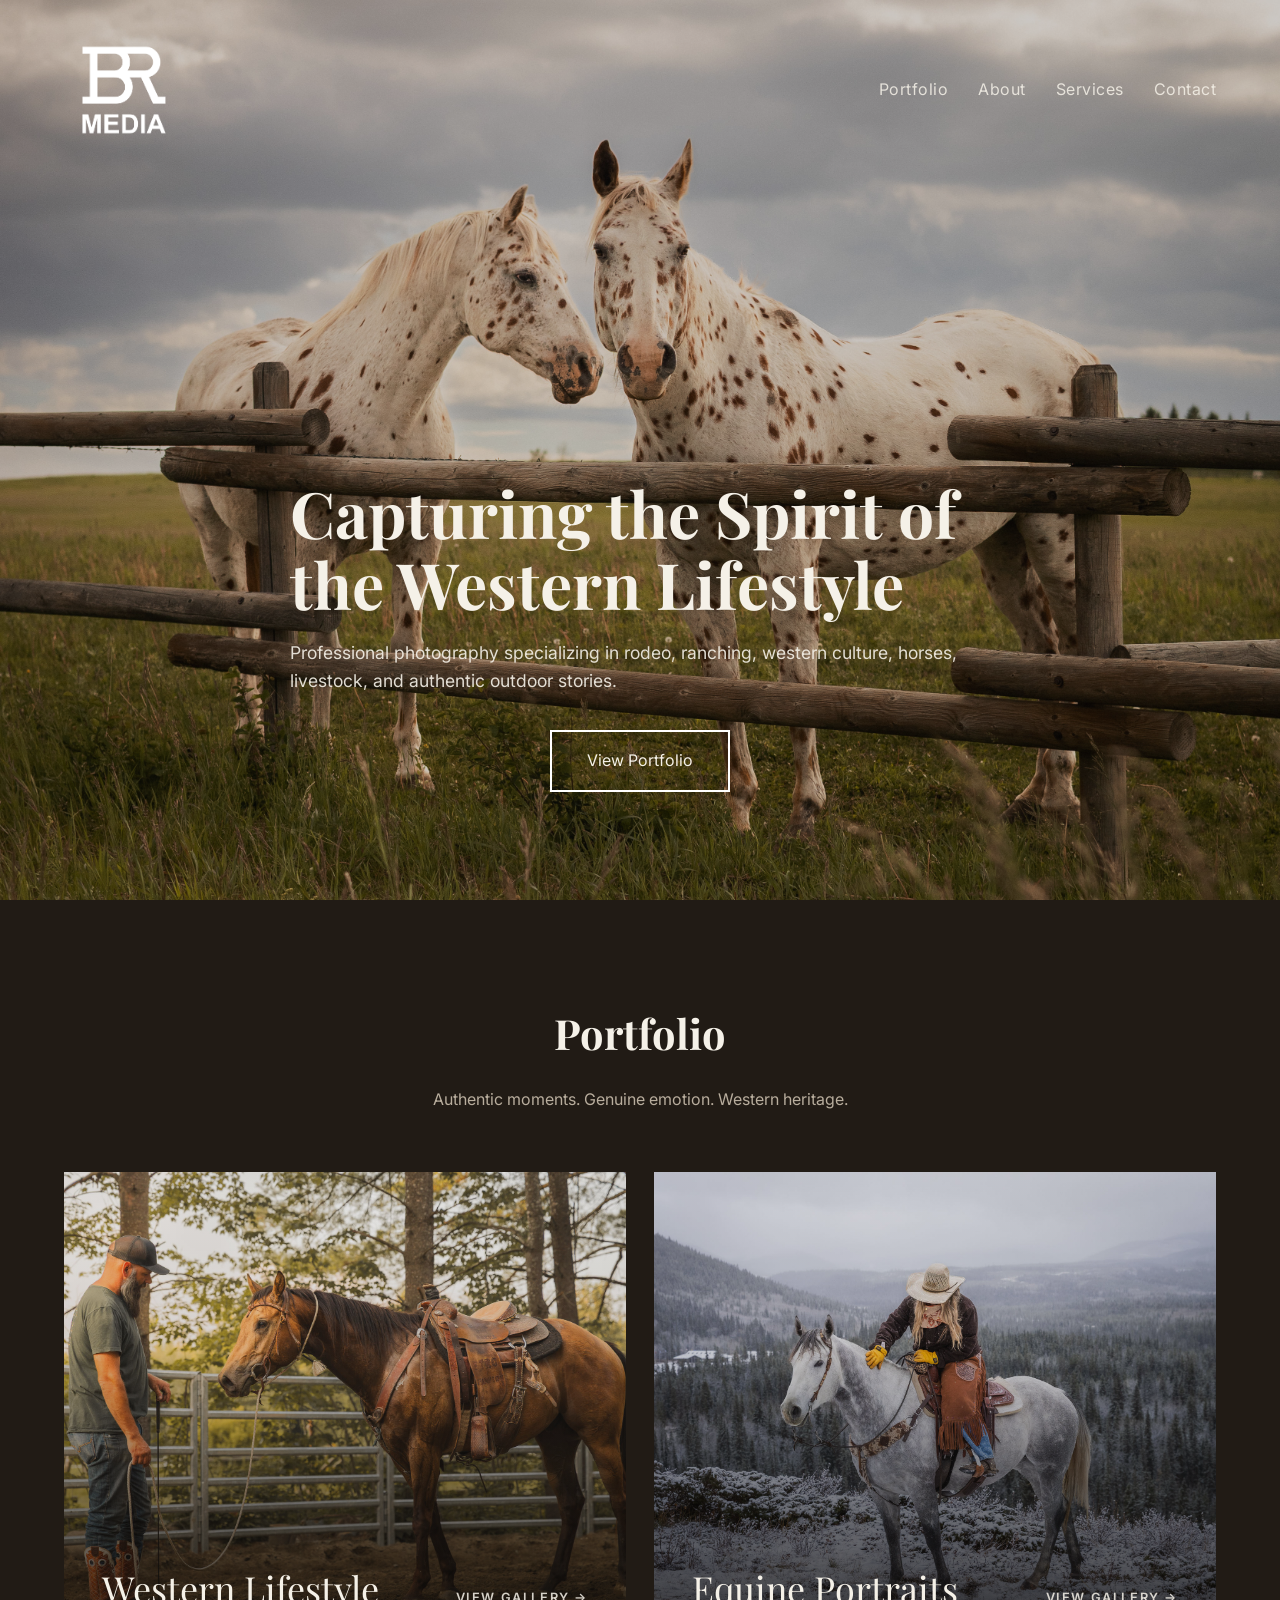
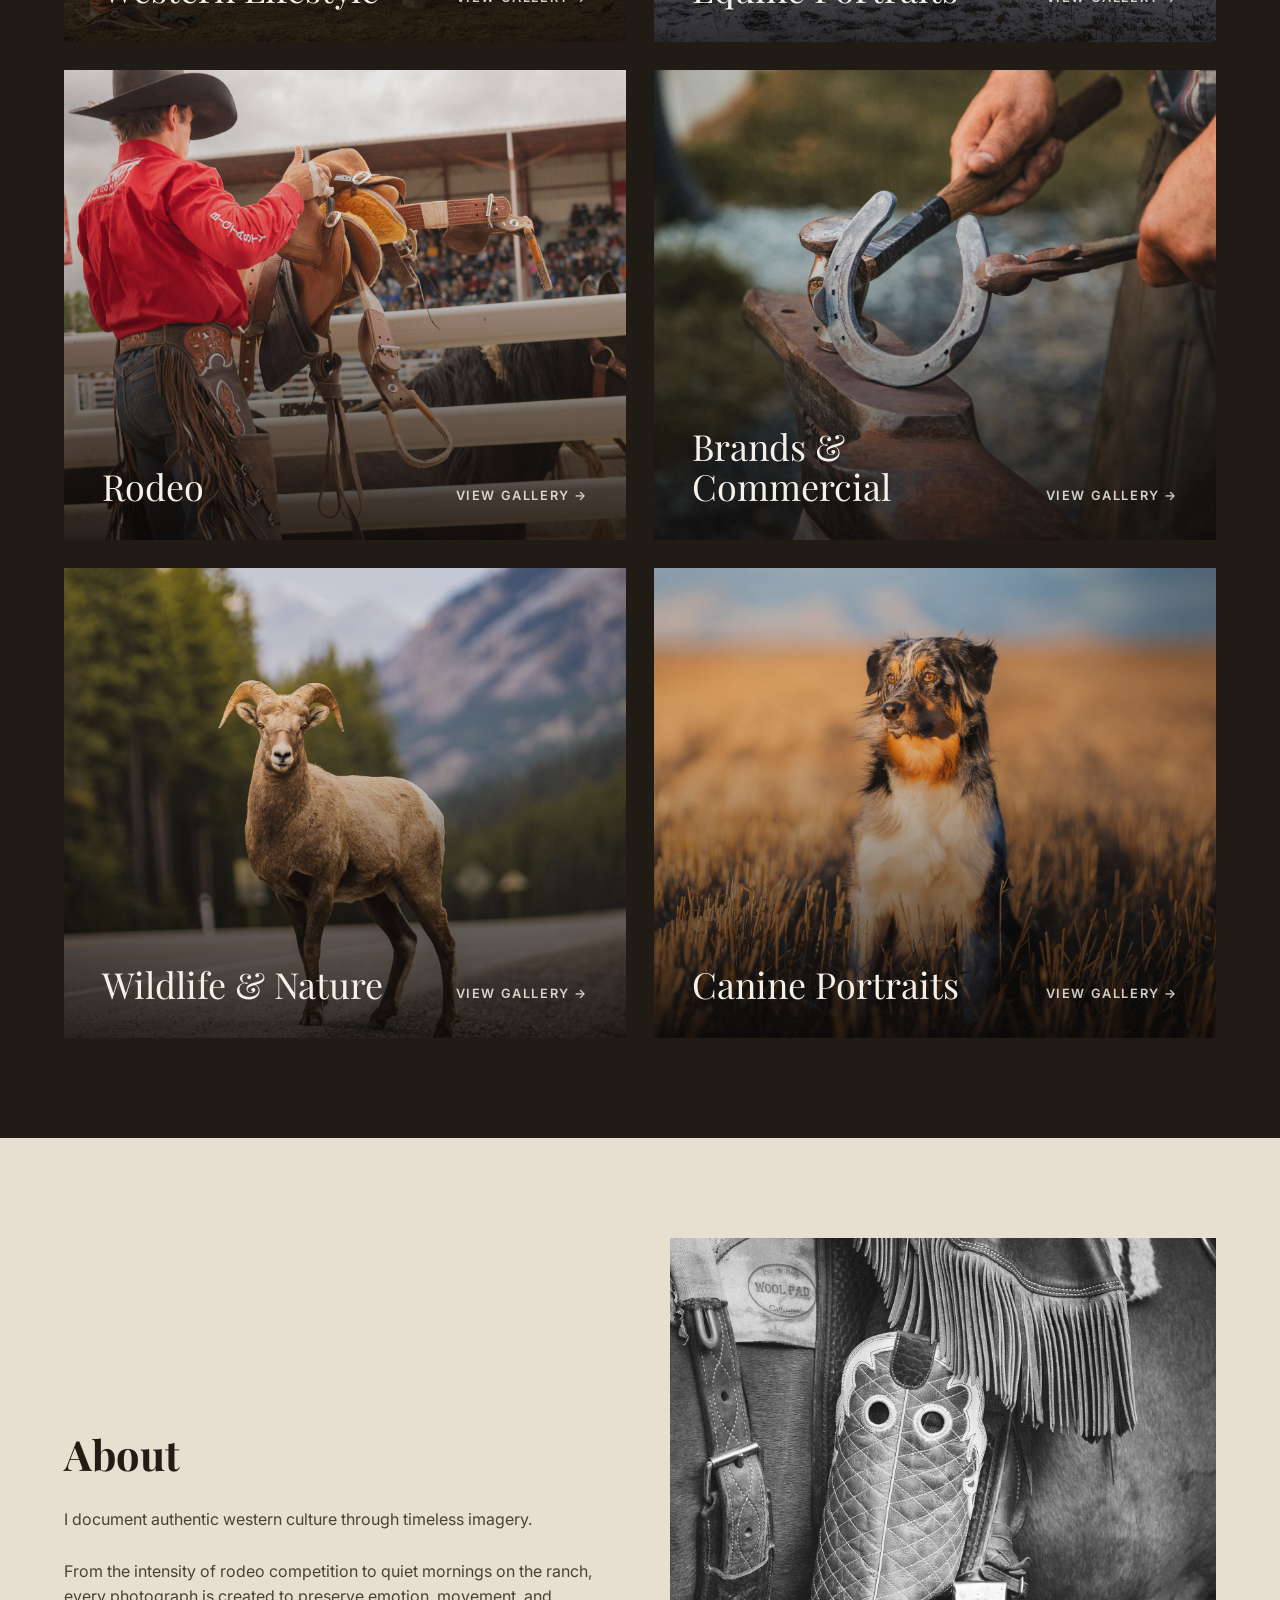
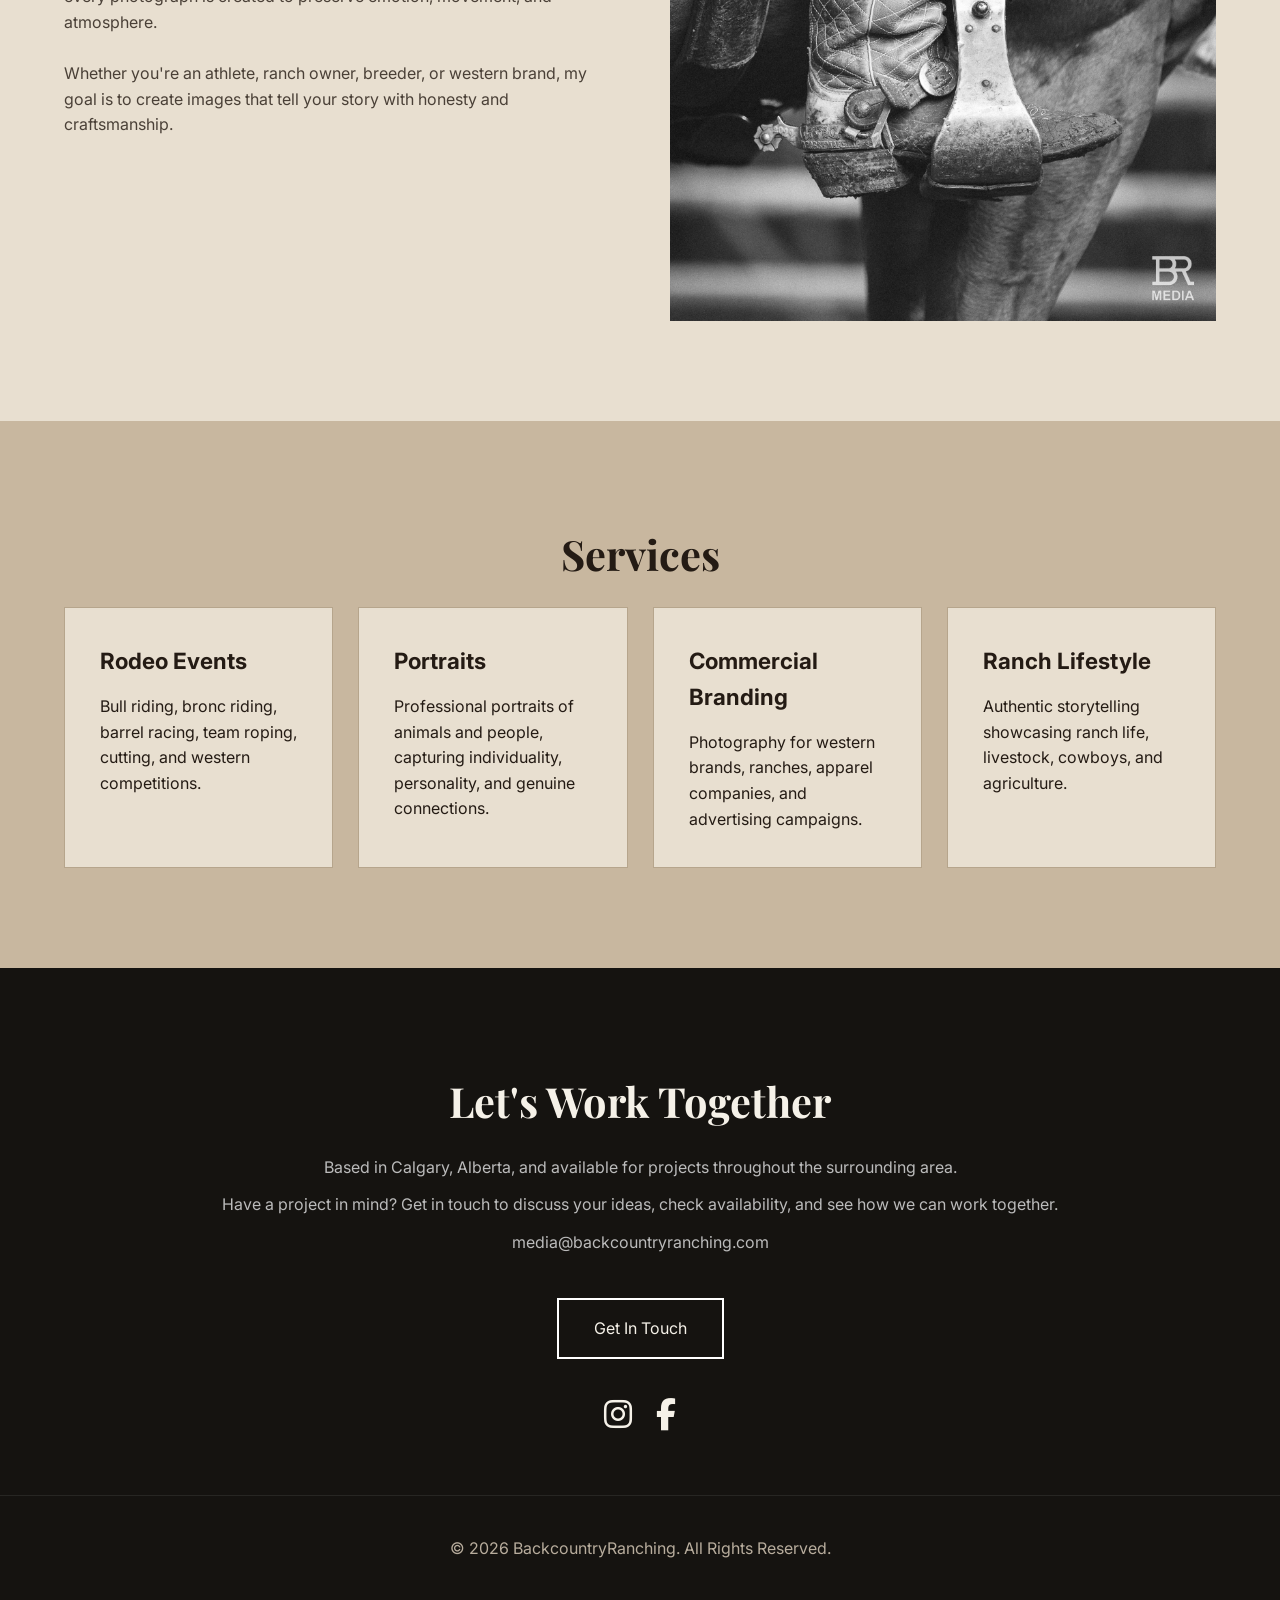
<file: index.html>
<!DOCTYPE html>
<html lang="en">
<head>
    <meta charset="UTF-8">
    <meta name="viewport" content="width=device-width, initial-scale=1.0">
    <title>Equine & Western Photographer | Backcountry Ranching Media</title>
    <meta name="description" content="Professional equine, rodeo and western lifestyle photography available throughout Canada and the United States.">
    <link rel="canonical" href="https://backcountryranching.com/">
    <meta property="og:type" content="website">
    <meta property="og:site_name" content="Backcountry Ranching Media">
    <meta property="og:title" content="Equine & Western Photographer | Backcountry Ranching Media">
    <meta property="og:description" content="Professional equine, rodeo and western lifestyle photography available throughout Canada and the United States.">
    <meta property="og:url" content="https://backcountryranching.com/">
    <meta property="og:image" content="https://backcountryranching.com/images/hero.jpg">
    <meta property="og:image:alt" content="Western horses photographed by Backcountry Ranching Media">
    <link rel="preconnect" href="https://fonts.googleapis.com">
    <link rel="preconnect" href="https://fonts.gstatic.com" crossorigin>
    <link href="https://fonts.googleapis.com/css2?family=Playfair+Display:wght@600;700&family=Inter:wght@300;400;500;600&display=swap" rel="stylesheet">
    <link rel="stylesheet" href="https://cdnjs.cloudflare.com/ajax/libs/font-awesome/6.5.2/css/all.min.css">
    <link rel="stylesheet" href="style.css">
</head>
<body id="top" data-loader-image="images/hero.jpg">

<div id="loader">
    <img src="images/BR MEDIA-transparent-white.png" alt="Backcountry Ranching Media">
</div>

<nav>
    <div class="container nav-inner">
        <div class="logo">
            <a href="#top" aria-label="Back to top">
                <img src="images/BR MEDIA-transparent-white.png" alt="Backcountry Ranching">
            </a>
        </div>
        <div class="menu" id="main-menu">
            <a href="#portfolio">Portfolio</a>
            <a href="#about">About</a>
            <a href="#services">Services</a>
            <a href="#contact">Contact</a>
        </div>
        <button class="hamburger" type="button" aria-label="Open navigation menu" aria-expanded="false" aria-controls="main-menu">
            <span></span><span></span><span></span>
        </button>
    </div>
</nav>
<div class="menu-overlay" aria-hidden="true"></div>

<header class="hero">
    <div class="container hero-content">
        <h1>Capturing the Spirit of the Western Lifestyle</h1>
        <p>Professional photography specializing in rodeo, ranching, western culture, horses, livestock, and authentic outdoor stories.</p>
        <div class="hero-button">
            <a class="btn" href="#portfolio">View Portfolio</a>
        </div>
    </div>
</header>

<section id="portfolio" class="portfolio-categories-section">
    <div class="container">
        <h2 class="section-title">Portfolio</h2>
        <p class="section-sub">Authentic moments. Genuine emotion. Western heritage.</p>

        <div class="portfolio-categories">
            <a class="portfolio-category" href="portfolio-lifestyle.html" aria-label="View the Western Lifestyle portfolio">
                    <img src="images/index-lifestyle-hero.jpg" alt="Western lifestyle photography" loading="lazy" decoding="async">
                    <span class="portfolio-category-overlay"></span>
                    <span class="portfolio-category-content">
                        <span class="portfolio-category-title">Western Lifestyle</span>
                        <span class="portfolio-category-link">View Gallery <span aria-hidden="true">→</span></span>
                    </span>
                </a>

            <a class="portfolio-category" href="portfolio-portraits.html" aria-label="View the Equine Portraits portfolio">
                <img src="images/index-portrait-hero.jpg" alt="Equine portraits photography" loading="lazy" decoding="async">
                <span class="portfolio-category-overlay"></span>
                <span class="portfolio-category-content">
                    <span class="portfolio-category-title">Equine Portraits</span>
                    <span class="portfolio-category-link">View Gallery <span aria-hidden="true">→</span></span>
                </span>
            </a>

            <a class="portfolio-category" href="portfolio-rodeo.html" aria-label="View the Rodeo portfolio">
                <img src="images/IMG_0365.jpg" alt="Rodeo photography" loading="lazy" decoding="async">
                <span class="portfolio-category-overlay"></span>
                <span class="portfolio-category-content">
                    <span class="portfolio-category-title">Rodeo</span>
                    <span class="portfolio-category-link">View Gallery <span aria-hidden="true">→</span></span>
                </span>
            </a>

            <a class="portfolio-category" href="portfolio-brands.html" aria-label="View the Brands and Commercial portfolio">
                <img src="images/IMG_0765.jpg" alt="Western brand and commercial photography" loading="lazy" decoding="async">
                <span class="portfolio-category-overlay"></span>
                <span class="portfolio-category-content">
                    <span class="portfolio-category-title">Brands &amp; Commercial</span>
                    <span class="portfolio-category-link">View Gallery <span aria-hidden="true">→</span></span>
                </span>
            </a>

            <a class="portfolio-category" href="portfolio-wildlife.html" aria-label="View the Wildlife & Nature portfolio">
                <img src="images/IMG_3651.jpg" alt="Wildlife and Nature photography" loading="lazy" decoding="async">
                <span class="portfolio-category-overlay"></span>
                <span class="portfolio-category-content">
                    <span class="portfolio-category-title">Wildlife &amp; Nature</span>
                    <span class="portfolio-category-link">View Gallery <span aria-hidden="true">→</span></span>
                </span>
            </a>

            <a class="portfolio-category" href="portfolio-canine.html" aria-label="View the Wildlife & Nature portfolio">
                <img src="images/IMG_3781.jpg" alt="Canine portraits photography " loading="lazy" decoding="async">
                <span class="portfolio-category-overlay"></span>
                <span class="portfolio-category-content">
                    <span class="portfolio-category-title">Canine Portraits</span>
                    <span class="portfolio-category-link">View Gallery <span aria-hidden="true">→</span></span>
                </span>
            </a>
        </div>
    </div>
</section>

<section id="about">
    <div class="container about">
        <div>
            <h2 class="section-title section-title-left">About</h2>
            <p>I document authentic western culture through timeless imagery.<br><br>From the intensity of rodeo competition to quiet mornings on the ranch, every photograph is created to preserve emotion, movement, and atmosphere.<br><br>Whether you're an athlete, ranch owner, breeder, or western brand, my goal is to create images that tell your story with honesty and craftsmanship.</p>
        </div>
        <div>
            <img src="images/IMG_0039.jpg" alt="Photographer">
        </div>
    </div>
</section>

<section id="services">
    <div class="container">
        <h2 class="section-title">Services</h2>
        <div class="cards">
            <div class="card"><h3>Rodeo Events</h3><p>Bull riding, bronc riding, barrel racing, team roping, cutting, and western competitions.</p></div>
            <div class="card"><h3>Portraits</h3><p>Professional portraits of animals and people, capturing individuality, personality, and genuine connections.</p></div>
            <div class="card"><h3>Commercial Branding</h3><p>Photography for western brands, ranches, apparel companies, and advertising campaigns.</p></div>
            <div class="card"><h3>Ranch Lifestyle</h3><p>Authentic storytelling showcasing ranch life, livestock, cowboys, and agriculture.</p></div>
        </div>
    </div>
</section>

<section id="contact">
    <div class="container contact">
        <h2 class="section-title">Let's Work Together</h2>
        <p>Based in Calgary, Alberta, and available for projects throughout the surrounding area.</p>
        <p>Have a project in mind? Get in touch to discuss your ideas, check availability, and see how we can work together.</p>
        <p>media@backcountryranching.com</p>
        <a class="btn" href="mailto:media@backcountryranching.com">Get In Touch</a>
        <div class="social-icons">
            <a class="social-link" href="https://www.instagram.com/backcountryranching/" target="_blank" rel="noopener noreferrer" aria-label="Instagram"><i class="fa-brands fa-instagram"></i></a>
            <a class="social-link" href="https://www.facebook.com/backcountryranching" target="_blank" rel="noopener noreferrer" aria-label="Facebook"><i class="fa-brands fa-facebook-f"></i></a>
        </div>
    </div>
</section>

<footer>© 2026 BackcountryRanching. All Rights Reserved.</footer>
<script src="script.js" defer></script>
</body>
</html>
</file>
<file: style.css>
:root{
    --brown:#211b15;
    --brown-dark:#151310;
    --cream:#e8dfd0;
    --sand:#c8b79f;
    --text-light:#f5f1e8;
    --gold:#d7b47b;
}

*{margin:0;padding:0;box-sizing:border-box;}
html{scroll-behavior:smooth;}
body{font-family:Inter,sans-serif;background:var(--brown);color:var(--text-light);line-height:1.6;}
body.menu-open{overflow:hidden;}
img{width:100%;display:block;}
img,.hero{-webkit-user-drag:none;-webkit-touch-callout:none;-webkit-user-select:none;user-select:none;}
a{text-decoration:none;color:inherit;}
button{font:inherit;}
.container{width:min(1200px,90%);margin:auto;}

/* LOADER */
#loader{position:fixed;inset:0;background:var(--brown);display:flex;justify-content:center;align-items:center;z-index:99999;transition:opacity .8s ease,visibility .8s ease;}
#loader img{width:220px;max-width:60vw;animation:pulse 1.8s ease-in-out infinite;}
#loader.hidden{opacity:0;visibility:hidden;pointer-events:none;}
@keyframes pulse{0%,100%{opacity:.75;transform:scale(.98)}50%{opacity:1;transform:scale(1.03)}}

/* NAV */
nav{position:fixed;top:0;left:0;width:100%;padding:30px 0;background:transparent;transition:padding .35s ease,background .35s ease,box-shadow .35s ease;z-index:3000;}
nav.scrolled{background:rgba(27,25,22,.92);backdrop-filter:blur(8px);-webkit-backdrop-filter:blur(8px);padding:14px 0;box-shadow:0 2px 20px rgba(0,0,0,.15);}
.nav-inner{display:flex;justify-content:space-between;align-items:center;}
.logo{position:relative;z-index:2002;}
.logo img{height:120px;width:auto;transition:height .35s ease,opacity .35s ease;}
.logo img:hover{opacity:.85;}
nav.scrolled .logo img{height:65px;}
.menu{display:flex;align-items:center;gap:30px;}
.menu a{opacity:.85;transition:color .35s ease,opacity .35s ease,font-size .35s ease;font-size:1rem;letter-spacing:.5px;}
.menu a:hover{opacity:1;color:var(--gold);}
nav.scrolled .menu a{font-size:.92rem;}

/* HAMBURGER */
.hamburger{display:none;width:34px;height:30px;padding:0;border:0;background:transparent;cursor:pointer;position:relative;z-index:2002;}
.hamburger span{position:absolute;left:0;width:100%;height:2px;background:white;transition:transform .35s ease,opacity .25s ease,top .35s ease;}
.hamburger span:nth-child(1){top:4px;}
.hamburger span:nth-child(2){top:14px;}
.hamburger span:nth-child(3){top:24px;}
.hamburger.active span:nth-child(1){top:14px;transform:rotate(45deg);}
.hamburger.active span:nth-child(2){opacity:0;}
.hamburger.active span:nth-child(3){top:14px;transform:rotate(-45deg);}
.menu-overlay{display:none;}

/* HERO */
.hero{position:relative;height:100vh;min-height:620px;background:linear-gradient(rgba(0,0,0,.20),rgba(0,0,0,.20)),url("images/hero.jpg");background-size:cover;background-position:center 40%;background-repeat:no-repeat;opacity:0;transition:opacity 1s ease;}
.hero.loaded{opacity:1;}
.hero-content{position:absolute;left:50%;transform:translateX(-50%);bottom:12%;width:min(700px,90%);}
.hero h1{font-family:"Playfair Display",serif;font-size:4rem;line-height:1.1;margin-bottom:20px;}
.hero p{font-size:1.1rem;opacity:.9;margin-bottom:35px;}
.hero-button{display:flex;justify-content:center;margin-top:35px;}
.btn{display:inline-block;padding:16px 35px;border:2px solid white;transition:.35s;}
.btn:hover{background:white;color:black;}

/* GALLERY PAGE HERO */
.portfolio-hero{height:62vh;min-height:480px;background-image:linear-gradient(rgba(0,0,0,.28),rgba(0,0,0,.55)),var(--hero-image);background-position:center;background-size:cover;}
.portfolio-hero .hero-content{bottom:13%;text-align:center;width:min(820px,90%);}
.portfolio-hero h1{font-size:4.5rem;margin-bottom:12px;}
.portfolio-hero p{max-width:650px;margin:0 auto;font-size:1.05rem;}
.lifestyle-hero{background-position:center 30%;}
.portraits-hero{background-position:center 28%;}
.rodeo-hero{background-position:center 32%;}
.brands-hero{background-position:center 45%;}
.wildlife-hero{background-position:center 40%;}
.canine-hero{background-position:center 35%;}

/* SECTIONS */
section{padding:100px 0;scroll-margin-top:95px;}
body#top{scroll-margin-top:0;}
.section-title{font-family:"Playfair Display",serif;font-size:2.6rem;margin-bottom:20px;text-align:center;}
.section-title-left{text-align:left;}
.section-sub{text-align:center;color:#b8ad9d;margin-bottom:60px;}

/* PORTFOLIO CATEGORIES */
.portfolio-categories-section{background:var(--brown);}
.portfolio-categories{display:grid;grid-template-columns:repeat(2,minmax(0,1fr));gap:28px;}
.portfolio-category{position:relative;display:block;overflow:hidden;min-height:470px;background:var(--brown-dark);isolation:isolate;}
.portfolio-category img{position:absolute;inset:0;width:100%;height:100%;object-fit:cover;transition:transform .75s cubic-bezier(.2,.65,.3,1);}
.portfolio-category-overlay{position:absolute;inset:0;background:linear-gradient(to top,rgba(9,7,5,.78) 0%,rgba(9,7,5,.15) 62%,rgba(9,7,5,.08) 100%);transition:background .45s ease;}
.portfolio-category-content{position:absolute;left:38px;right:38px;bottom:34px;display:flex;align-items:flex-end;justify-content:space-between;gap:20px;z-index:2;}
.portfolio-category-title{font-family:"Playfair Display",serif;font-size:2.25rem;line-height:1.1;}
.portfolio-category-link{font-size:.8rem;font-weight:600;letter-spacing:1.6px;text-transform:uppercase;white-space:nowrap;opacity:.85;transform:translateX(0);transition:transform .35s ease,opacity .35s ease;}
.portfolio-category:hover img{transform:scale(1.045);}
.portfolio-category:hover .portfolio-category-overlay{background:linear-gradient(to top,rgba(9,7,5,.86) 0%,rgba(9,7,5,.18) 65%,rgba(9,7,5,.10) 100%);}
.portfolio-category:hover .portfolio-category-link{transform:translateX(6px);opacity:1;}

/* GALLERY */
.gallery-section{background:var(--brown);padding-top:80px;}
.gallery-intro{max-width:720px;margin:0 auto 55px;text-align:center;color:#c7bcad;}
.gallery{columns:3 320px;column-gap:24px;}
.gallery figure{break-inside:avoid;margin:0 0 24px;overflow:hidden;border-radius:8px;cursor:pointer;background:var(--brown-dark);}
.gallery img{width:100%;height:auto;object-fit:cover;transition:transform .4s ease;}
.gallery figure:hover img{transform:scale(1.03);}
.back-to-portfolio{display:flex;justify-content:center;margin-top:55px;}
.back-to-portfolio .btn{border-color:rgba(255,255,255,.75);}

/* LIGHTBOX */
#lightbox{position:fixed;inset:0;background:rgba(0,0,0,.96);display:none;justify-content:center;align-items:center;z-index:9999;opacity:0;transition:opacity .3s ease;}
#lightbox.active{display:flex;opacity:1;}
#lightbox img{max-width:90vw;max-height:90vh;width:auto;height:auto;object-fit:contain;transform:scale(.95);transition:transform .3s ease;}
#lightbox.active img{transform:scale(1);}
#close{position:absolute;top:25px;right:40px;font-size:55px;color:white;cursor:pointer;z-index:2;line-height:1;}
.arrow{position:absolute;top:50%;transform:translateY(-50%);font-size:60px;color:white;cursor:pointer;padding:20px;user-select:none;transition:color .25s ease, transform .25s ease;}
#close:hover,.arrow:hover{color:var(--gold);} 
#prev{left:20px;}#next{right:20px;}
#lightbox-counter{position:absolute;bottom:22px;left:50%;transform:translateX(-50%);min-width:92px;padding:8px 16px;text-align:center;color:var(--cream);font-size:.82rem;font-weight:500;letter-spacing:.15em;background:rgba(33,27,21,.88);border:1px solid rgba(215,180,123,.18);backdrop-filter:blur(10px);-webkit-backdrop-filter:blur(10px);border-radius:2px;}

/* ABOUT */
.about{display:grid;grid-template-columns:1fr 1fr;gap:60px;align-items:center;}
#about{background:var(--cream);color:#241b14;}
#about .section-title{color:#241b14;}
#about p{color:#4a4037;}

/* SERVICES */
.cards{display:grid;grid-template-columns:repeat(auto-fit,minmax(250px,1fr));gap:25px;}
.card{padding:35px;background:var(--cream);border:1px solid #b6a58c;}
.card h3{margin-bottom:15px;font-size:1.4rem;}
#services{background:var(--sand);color:#241b14;}

/* CONTACT */
.contact{text-align:center;}
.contact h2{margin-bottom:20px;}
.contact p{margin-bottom:12px;color:#bbb;}
#contact{background:var(--brown-dark);color:var(--text-light);padding-bottom:55px;}
.contact .btn{margin-top:30px;}
.social-icons{display:flex;justify-content:center;gap:24px;margin-top:30px;}
.social-link{font-size:32px;color:var(--text-light);transition:.3s ease;}
.social-link:hover{color:var(--gold);transform:translateY(-3px);}
footer{padding:40px;text-align:center;background:var(--brown-dark);color:#b8ad9d;border-top:1px solid rgba(255,255,255,.08);}

/* MOBILE */
@media(max-width:800px){
    nav{padding:14px 0;}
    nav.scrolled{padding:9px 0;}
    .logo img{height:58px;}
    nav.scrolled .logo img{height:44px;}
    .hamburger{display:block;}
    .menu{position:fixed;top:0;right:-100%;width:min(82vw,320px);height:100dvh;padding:120px 28px 40px;background:rgba(33,27,21,.97);backdrop-filter:blur(18px);-webkit-backdrop-filter:blur(18px);display:flex;flex-direction:column;align-items:flex-start;justify-content:flex-start;gap:28px;transition:right .35s ease;z-index:2000;}
    .menu.active{right:0;}
    .menu a,nav.scrolled .menu a{font-size:1.35rem;letter-spacing:1px;position:relative;z-index:1;display:block;width:100%;padding:6px 0;touch-action:manipulation;}
    .menu-overlay{display:block;position:fixed;inset:0;background:rgba(0,0,0,.42);opacity:0;visibility:hidden;pointer-events:none;transition:.35s ease;z-index:2000;}
    .menu-overlay.active{opacity:1;visibility:visible;pointer-events:auto;}
    .hero{height:100svh;min-height:0;display:flex;align-items:flex-end;background-position:center 35%;}
    .hero-content{position:relative;left:auto;bottom:auto;transform:none;width:min(92%,650px);margin:0 auto;padding-bottom:100px;}
    .hero h1{font-size:2.45rem;}
    .hero p{font-size:1rem;margin-bottom:24px;}
    .hero-button{margin-top:24px;}
    .portfolio-hero{height:58svh;min-height:430px;align-items:flex-end;}
    .portfolio-hero .hero-content{padding-bottom:58px;text-align:center;}
    .portfolio-hero h1{font-size:3rem;}
    section{padding:75px 0;}
    .section-title{font-size:2.15rem;}
    .section-sub{margin-bottom:40px;}
    .portfolio-categories{grid-template-columns:1fr;gap:18px;}
    .portfolio-category{min-height:390px;}
    .portfolio-category-content{left:25px;right:25px;bottom:25px;align-items:flex-start;flex-direction:column;gap:8px;}
    .portfolio-category-title{font-size:2rem;}
    .gallery{columns:2 150px;column-gap:12px;}
    .gallery figure{margin-bottom:12px;border-radius:6px;}
    .about{grid-template-columns:1fr;gap:35px;}
    .arrow{position:absolute;top:50%;transform:translateY(-50%);font-size:38px;padding:18px;z-index:10001;}
    #prev{left:calc(12px + env(safe-area-inset-left));}
    #next{right:calc(12px + env(safe-area-inset-right));}
    #close{top:15px;right:20px;font-size:44px;}
}

@media(max-width:520px){
    .gallery{columns:1;}
    .hero h1{font-size:2.15rem;}
    .portfolio-hero h1{font-size:2.55rem;}
    .portfolio-category{min-height:330px;}
}

@media(prefers-reduced-motion:reduce){
    *,*::before,*::after{scroll-behavior:auto!important;animation-duration:.01ms!important;animation-iteration-count:1!important;transition-duration:.01ms!important;}
}
</file>
